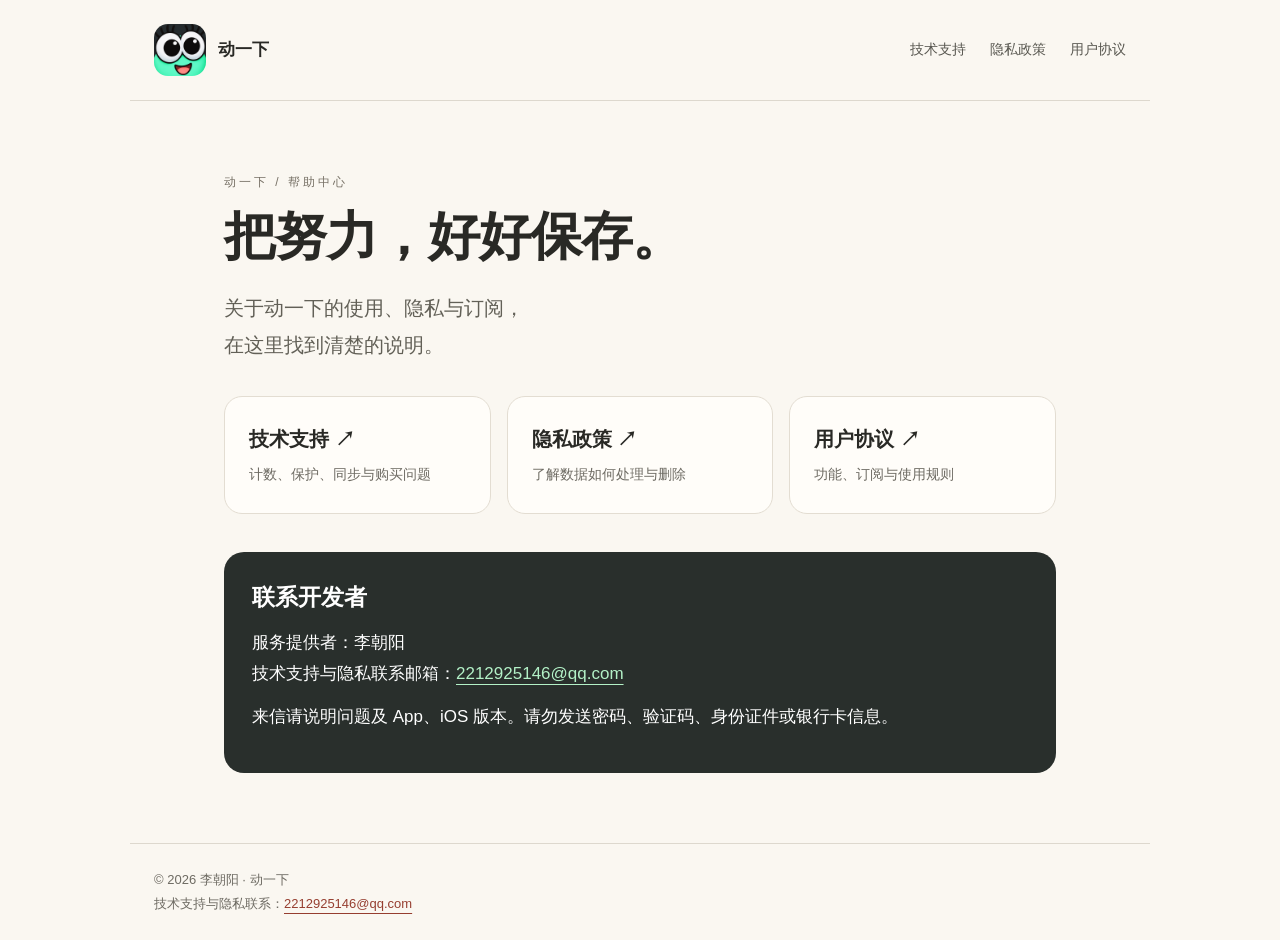
<file: index.html>
<!doctype html><html lang="zh-CN"><head><meta charset="utf-8"><meta name="viewport" content="width=device-width,initial-scale=1"><meta name="description" content="动一下 App 的支持与隐私，服务提供者李朝阳。"><title>支持与隐私 · 动一下</title><link rel="icon" href="icon.png"><link rel="stylesheet" href="style.css"></head><body><header><a class="brand" href="index.html"><img src="icon.png" alt="动一下青蛙图标">动一下</a><nav aria-label="页面导航"><a href="support.html">技术支持</a><a href="privacy.html">隐私政策</a><a href="terms.html">用户协议</a></nav></header><main><p class="eyebrow">动一下 / 帮助中心</p><h1>把努力，好好保存。</h1><p class="intro">关于动一下的使用、隐私与订阅，<br>在这里找到清楚的说明。</p><div class="grid"><a class="card" href="support.html"><b>技术支持 ↗</b><span>计数、保护、同步与购买问题</span></a><a class="card" href="privacy.html"><b>隐私政策 ↗</b><span>了解数据如何处理与删除</span></a><a class="card" href="terms.html"><b>用户协议 ↗</b><span>功能、订阅与使用规则</span></a></div><section class="contact"><h2 style="margin-top:0">联系开发者</h2><p>服务提供者：李朝阳<br>技术支持与隐私联系邮箱：<a href="mailto:2212925146@qq.com">2212925146@qq.com</a></p><p>来信请说明问题及 App、iOS 版本。请勿发送密码、验证码、身份证件或银行卡信息。</p></section></main><footer>© 2026 李朝阳 · 动一下 <br>技术支持与隐私联系：<a href="mailto:2212925146@qq.com">2212925146@qq.com</a></footer></body></html>
</file>
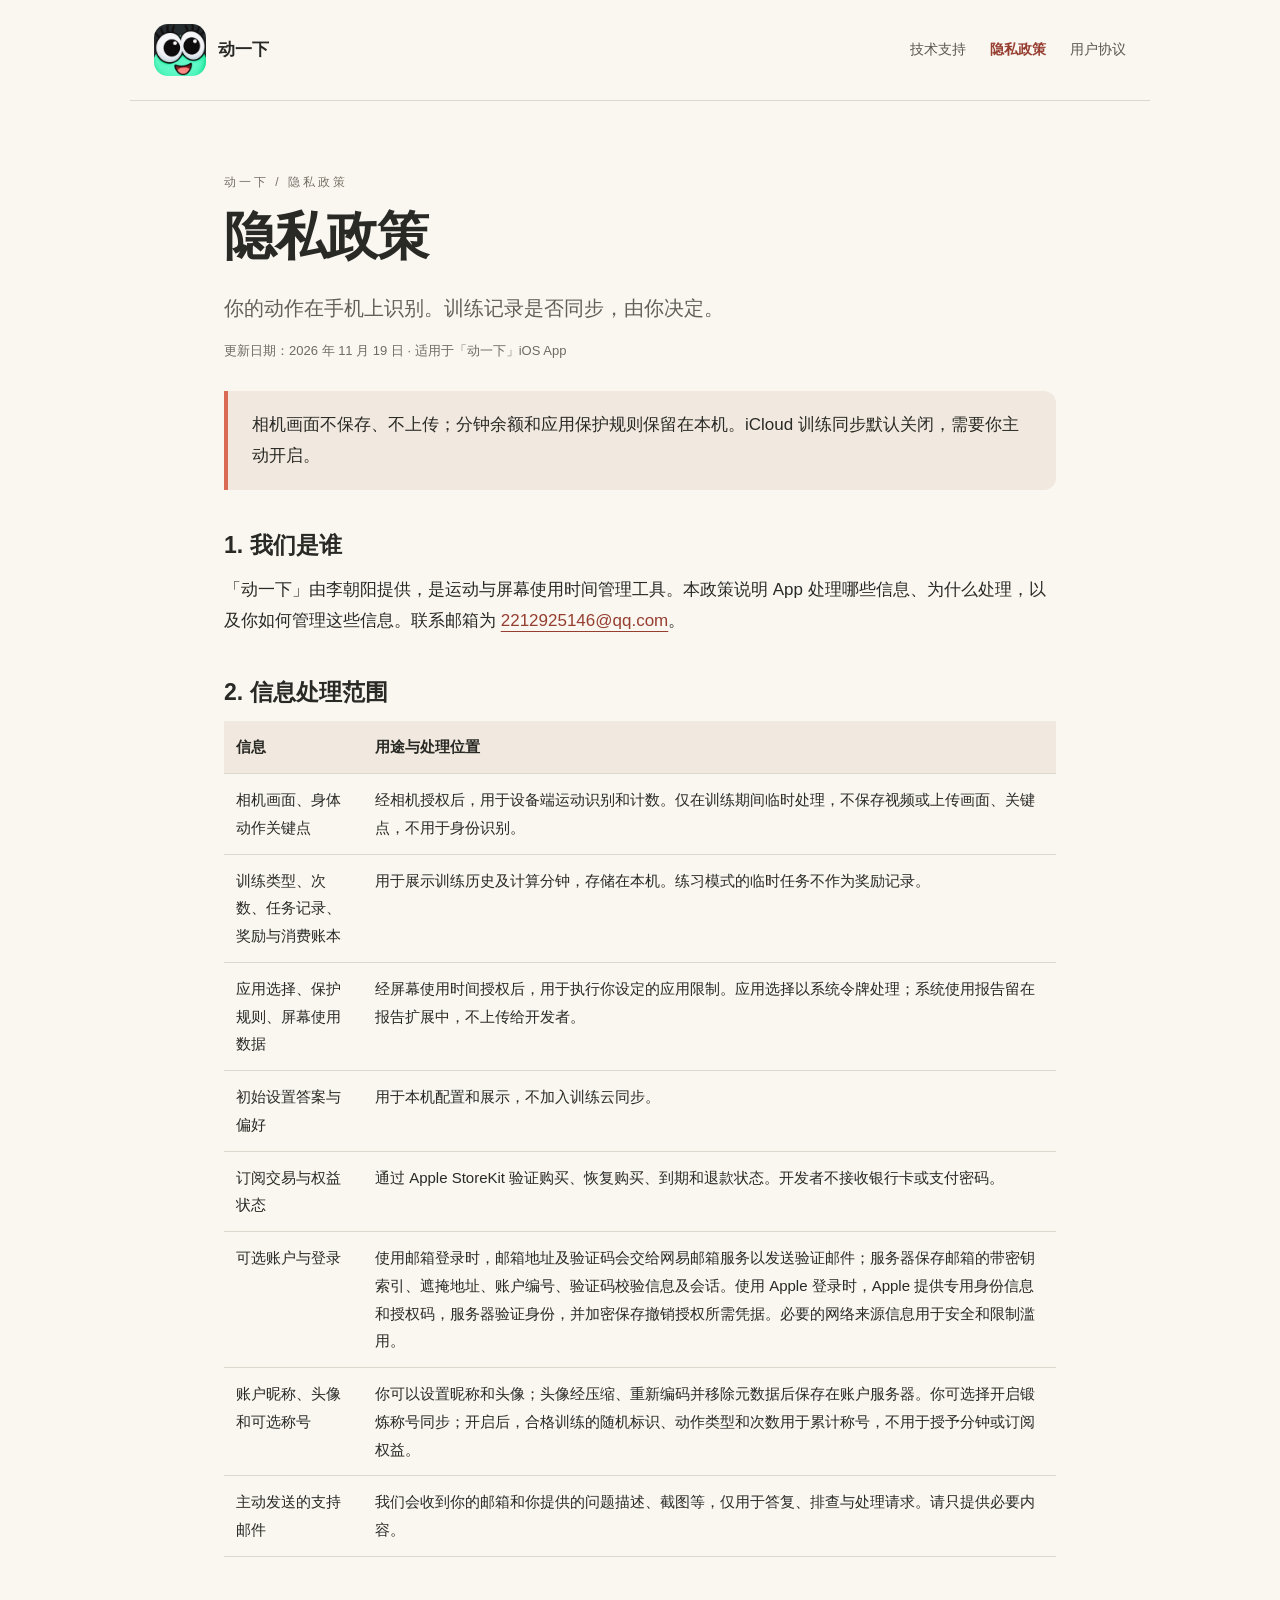
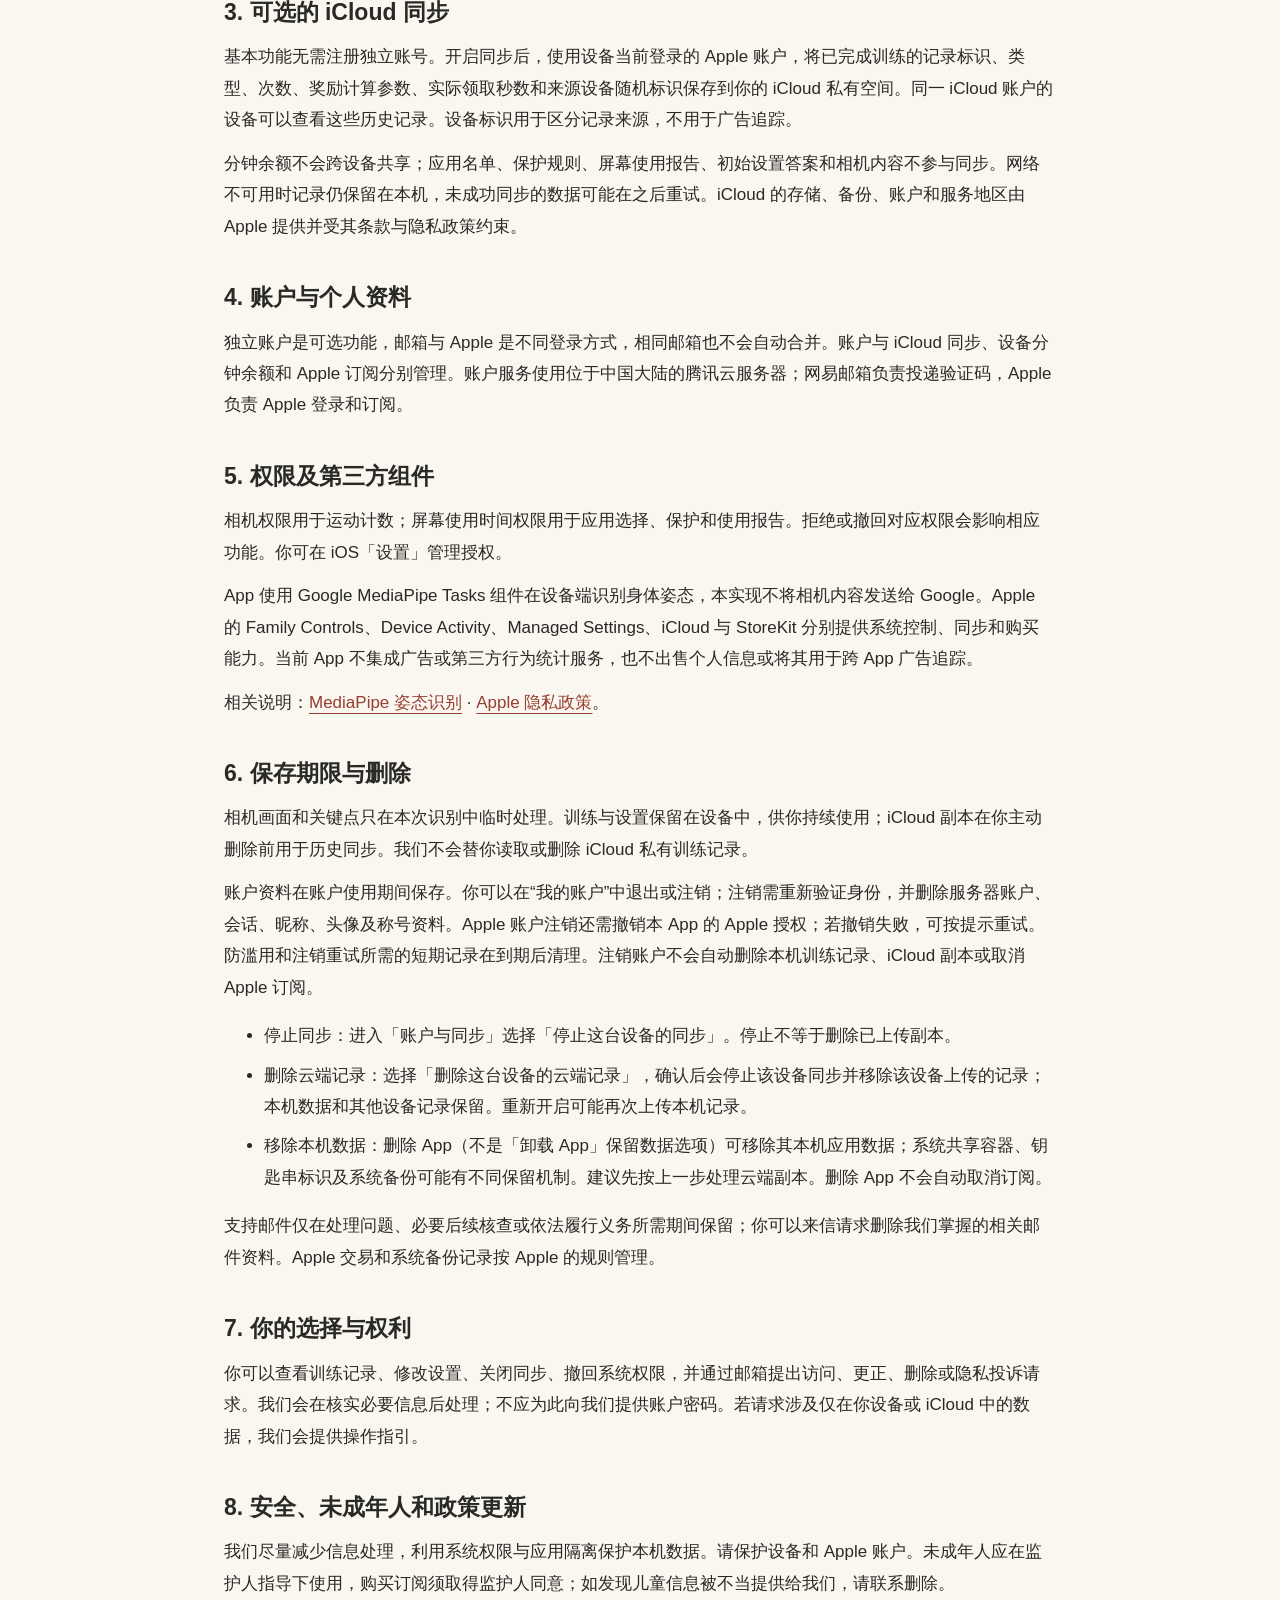
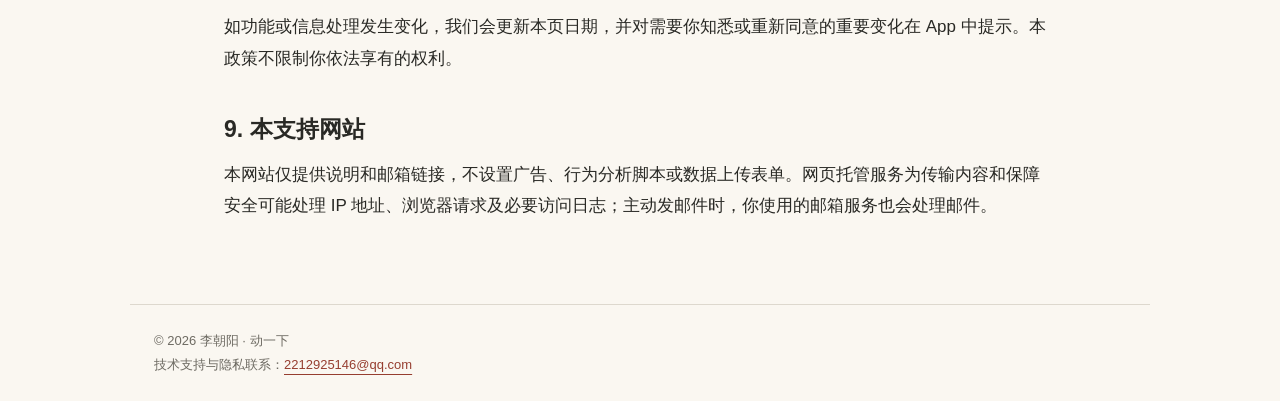
<file: privacy.html>
<!doctype html><html lang="zh-CN"><head><meta charset="utf-8"><meta name="viewport" content="width=device-width,initial-scale=1"><meta name="description" content="动一下 App 的隐私政策，服务提供者李朝阳。"><title>隐私政策 · 动一下</title><link rel="icon" href="icon.png"><link rel="stylesheet" href="style.css"></head><body><header><a class="brand" href="index.html"><img src="icon.png" alt="动一下青蛙图标">动一下</a><nav aria-label="页面导航"><a href="support.html">技术支持</a><a href="privacy.html" aria-current="page">隐私政策</a><a href="terms.html">用户协议</a></nav></header><main><p class="eyebrow">动一下 / 隐私政策</p><h1>隐私政策</h1><p class="intro">你的动作在手机上识别。训练记录是否同步，由你决定。</p><p class="meta">更新日期：2026 年 11 月 19 日 · 适用于「动一下」iOS App</p><div class="note">相机画面不保存、不上传；分钟余额和应用保护规则保留在本机。iCloud 训练同步默认关闭，需要你主动开启。</div>
<h2>1. 我们是谁</h2><p>「动一下」由李朝阳提供，是运动与屏幕使用时间管理工具。本政策说明 App 处理哪些信息、为什么处理，以及你如何管理这些信息。联系邮箱为 <a href="mailto:2212925146@qq.com">2212925146@qq.com</a>。</p>
<h2>2. 信息处理范围</h2><table><thead><tr><th>信息</th><th>用途与处理位置</th></tr></thead><tbody><tr><td>相机画面、身体动作关键点</td><td>经相机授权后，用于设备端运动识别和计数。仅在训练期间临时处理，不保存视频或上传画面、关键点，不用于身份识别。</td></tr><tr><td>训练类型、次数、任务记录、奖励与消费账本</td><td>用于展示训练历史及计算分钟，存储在本机。练习模式的临时任务不作为奖励记录。</td></tr><tr><td>应用选择、保护规则、屏幕使用数据</td><td>经屏幕使用时间授权后，用于执行你设定的应用限制。应用选择以系统令牌处理；系统使用报告留在报告扩展中，不上传给开发者。</td></tr><tr><td>初始设置答案与偏好</td><td>用于本机配置和展示，不加入训练云同步。</td></tr><tr><td>订阅交易与权益状态</td><td>通过 Apple StoreKit 验证购买、恢复购买、到期和退款状态。开发者不接收银行卡或支付密码。</td></tr><tr><td>可选账户与登录</td><td>使用邮箱登录时，邮箱地址及验证码会交给网易邮箱服务以发送验证邮件；服务器保存邮箱的带密钥索引、遮掩地址、账户编号、验证码校验信息及会话。使用 Apple 登录时，Apple 提供专用身份信息和授权码，服务器验证身份，并加密保存撤销授权所需凭据。必要的网络来源信息用于安全和限制滥用。</td></tr><tr><td>账户昵称、头像和可选称号</td><td>你可以设置昵称和头像；头像经压缩、重新编码并移除元数据后保存在账户服务器。你可选择开启锻炼称号同步；开启后，合格训练的随机标识、动作类型和次数用于累计称号，不用于授予分钟或订阅权益。</td></tr><tr><td>主动发送的支持邮件</td><td>我们会收到你的邮箱和你提供的问题描述、截图等，仅用于答复、排查与处理请求。请只提供必要内容。</td></tr></tbody></table>
<h2>3. 可选的 iCloud 同步</h2><p>基本功能无需注册独立账号。开启同步后，使用设备当前登录的 Apple 账户，将已完成训练的记录标识、类型、次数、奖励计算参数、实际领取秒数和来源设备随机标识保存到你的 iCloud 私有空间。同一 iCloud 账户的设备可以查看这些历史记录。设备标识用于区分记录来源，不用于广告追踪。</p><p>分钟余额不会跨设备共享；应用名单、保护规则、屏幕使用报告、初始设置答案和相机内容不参与同步。网络不可用时记录仍保留在本机，未成功同步的数据可能在之后重试。iCloud 的存储、备份、账户和服务地区由 Apple 提供并受其条款与隐私政策约束。</p>
<h2>4. 账户与个人资料</h2><p>独立账户是可选功能，邮箱与 Apple 是不同登录方式，相同邮箱也不会自动合并。账户与 iCloud 同步、设备分钟余额和 Apple 订阅分别管理。账户服务使用位于中国大陆的腾讯云服务器；网易邮箱负责投递验证码，Apple 负责 Apple 登录和订阅。</p><h2>5. 权限及第三方组件</h2><p>相机权限用于运动计数；屏幕使用时间权限用于应用选择、保护和使用报告。拒绝或撤回对应权限会影响相应功能。你可在 iOS「设置」管理授权。</p><p>App 使用 Google MediaPipe Tasks 组件在设备端识别身体姿态，本实现不将相机内容发送给 Google。Apple 的 Family Controls、Device Activity、Managed Settings、iCloud 与 StoreKit 分别提供系统控制、同步和购买能力。当前 App 不集成广告或第三方行为统计服务，也不出售个人信息或将其用于跨 App 广告追踪。</p><p>相关说明：<a href="https://ai.google.dev/edge/mediapipe/solutions/vision/pose_landmarker">MediaPipe 姿态识别</a> · <a href="https://www.apple.com/legal/privacy/">Apple 隐私政策</a>。</p>
<h2>6. 保存期限与删除</h2><p>相机画面和关键点只在本次识别中临时处理。训练与设置保留在设备中，供你持续使用；iCloud 副本在你主动删除前用于历史同步。我们不会替你读取或删除 iCloud 私有训练记录。</p><p>账户资料在账户使用期间保存。你可以在“我的账户”中退出或注销；注销需重新验证身份，并删除服务器账户、会话、昵称、头像及称号资料。Apple 账户注销还需撤销本 App 的 Apple 授权；若撤销失败，可按提示重试。防滥用和注销重试所需的短期记录在到期后清理。注销账户不会自动删除本机训练记录、iCloud 副本或取消 Apple 订阅。</p><ul><li>停止同步：进入「账户与同步」选择「停止这台设备的同步」。停止不等于删除已上传副本。</li><li>删除云端记录：选择「删除这台设备的云端记录」，确认后会停止该设备同步并移除该设备上传的记录；本机数据和其他设备记录保留。重新开启可能再次上传本机记录。</li><li>移除本机数据：删除 App（不是「卸载 App」保留数据选项）可移除其本机应用数据；系统共享容器、钥匙串标识及系统备份可能有不同保留机制。建议先按上一步处理云端副本。删除 App 不会自动取消订阅。</li></ul><p>支持邮件仅在处理问题、必要后续核查或依法履行义务所需期间保留；你可以来信请求删除我们掌握的相关邮件资料。Apple 交易和系统备份记录按 Apple 的规则管理。</p>
<h2>7. 你的选择与权利</h2><p>你可以查看训练记录、修改设置、关闭同步、撤回系统权限，并通过邮箱提出访问、更正、删除或隐私投诉请求。我们会在核实必要信息后处理；不应为此向我们提供账户密码。若请求涉及仅在你设备或 iCloud 中的数据，我们会提供操作指引。</p>
<h2>8. 安全、未成年人和政策更新</h2><p>我们尽量减少信息处理，利用系统权限与应用隔离保护本机数据。请保护设备和 Apple 账户。未成年人应在监护人指导下使用，购买订阅须取得监护人同意；如发现儿童信息被不当提供给我们，请联系删除。</p><p>如功能或信息处理发生变化，我们会更新本页日期，并对需要你知悉或重新同意的重要变化在 App 中提示。本政策不限制你依法享有的权利。</p>
<h2>9. 本支持网站</h2><p>本网站仅提供说明和邮箱链接，不设置广告、行为分析脚本或数据上传表单。网页托管服务为传输内容和保障安全可能处理 IP 地址、浏览器请求及必要访问日志；主动发邮件时，你使用的邮箱服务也会处理邮件。</p></main><footer>© 2026 李朝阳 · 动一下 <br>技术支持与隐私联系：<a href="mailto:2212925146@qq.com">2212925146@qq.com</a></footer></body></html>
</file>
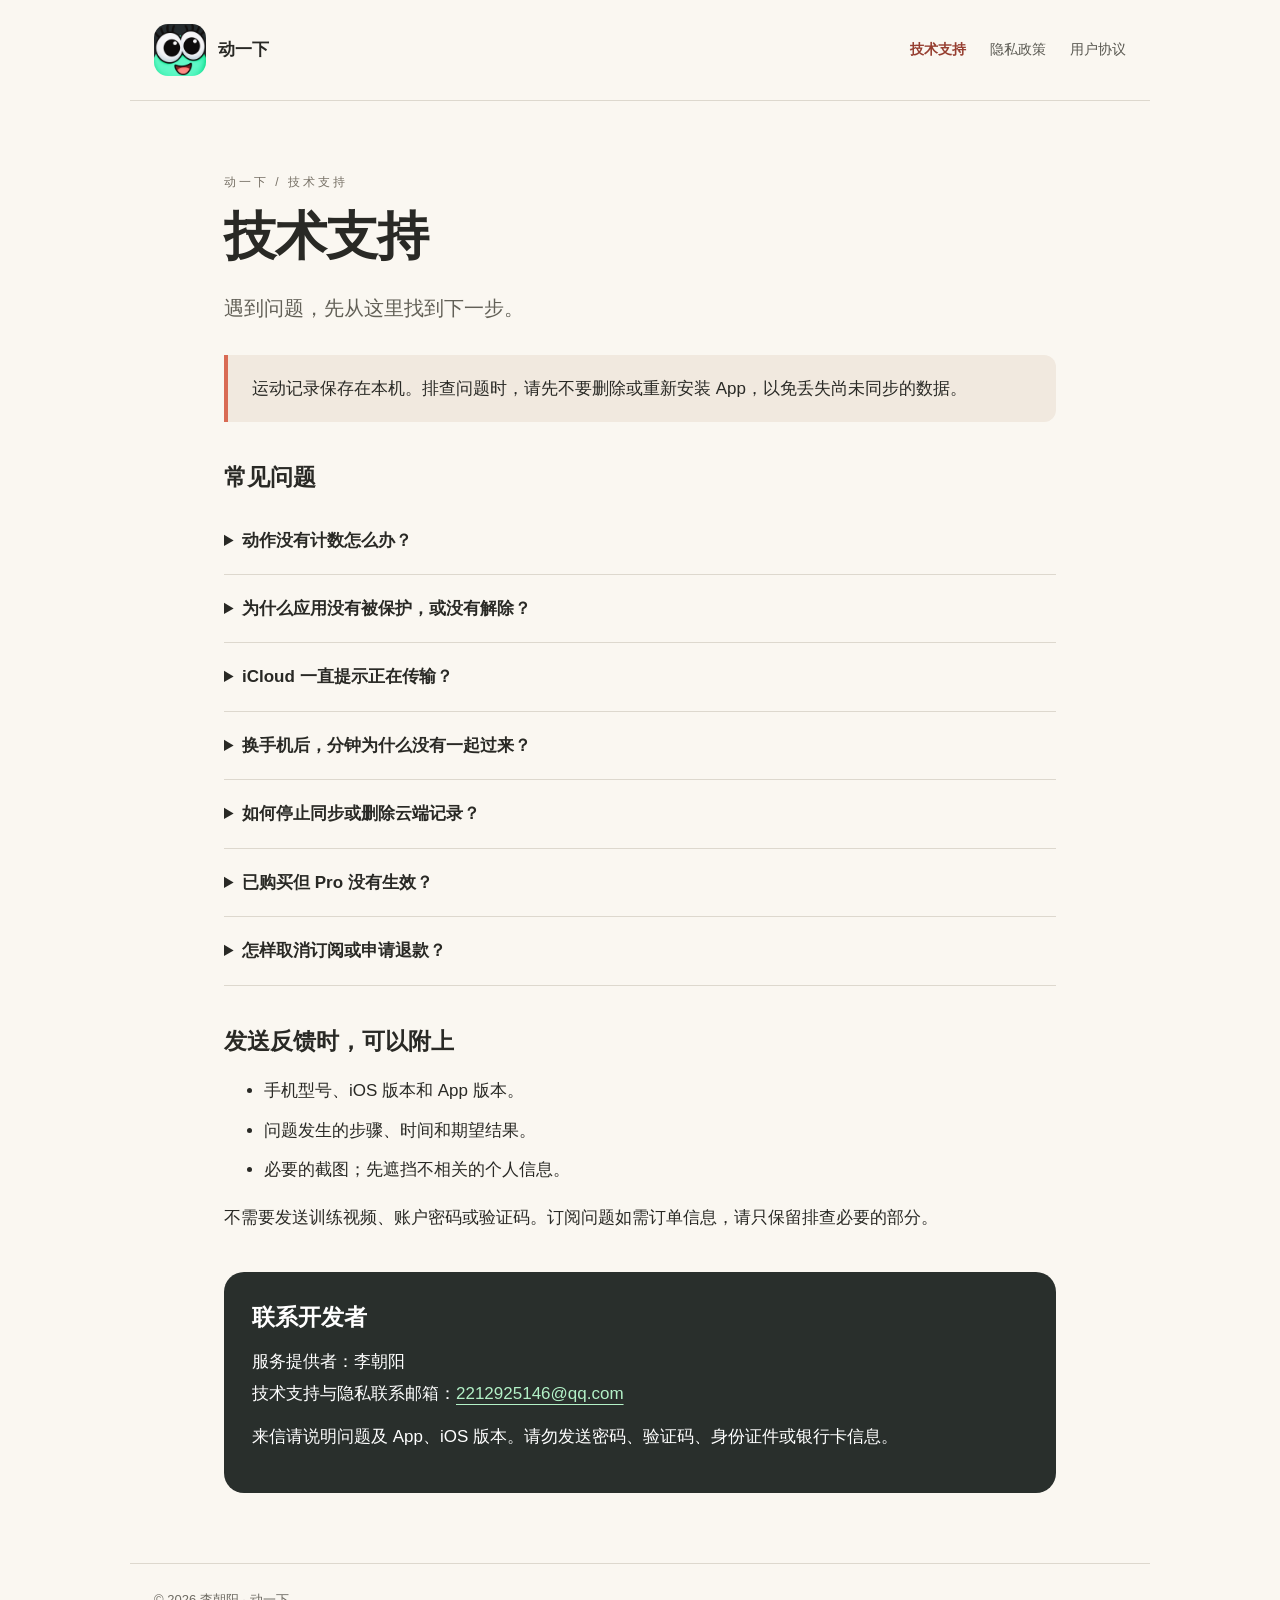
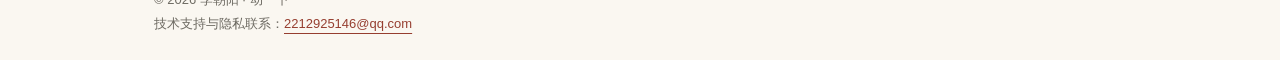
<file: support.html>
<!doctype html><html lang="zh-CN"><head><meta charset="utf-8"><meta name="viewport" content="width=device-width,initial-scale=1"><meta name="description" content="动一下 App 的技术支持，服务提供者李朝阳。"><title>技术支持 · 动一下</title><link rel="icon" href="icon.png"><link rel="stylesheet" href="style.css"></head><body><header><a class="brand" href="index.html"><img src="icon.png" alt="动一下青蛙图标">动一下</a><nav aria-label="页面导航"><a href="support.html" aria-current="page">技术支持</a><a href="privacy.html">隐私政策</a><a href="terms.html">用户协议</a></nav></header><main><p class="eyebrow">动一下 / 技术支持</p><h1>技术支持</h1><p class="intro">遇到问题，先从这里找到下一步。</p><div class="note">运动记录保存在本机。排查问题时，请先不要删除或重新安装 App，以免丢失尚未同步的数据。</div><h2>常见问题</h2><details><summary>动作没有计数怎么办？</summary><p>在 iPhone 设置中确认相机授权；让身体完整进入画面，增加照明并避免遮挡，按训练页提示调整距离。识别可能漏计，请以 App 实际计数为准。</p></details><details><summary>为什么应用没有被保护，或没有解除？</summary><p>检查屏幕使用时间授权和 App 内选择的应用、保护规则及分钟余额。返回 App 查看当前状态；若系统权限变化，按提示重新授权。仍有异常时，请把出现问题的时间、规则和 iOS 版本发给我们。</p></details><details><summary>iCloud 一直提示正在传输？</summary><p>确认设备已登录 Apple 账户，开启 iCloud 云盘，且网络与云空间可用。在「账户与同步」点击「立即同步」。传输可能延迟；未确认成功时请保留本机 App。</p></details><details><summary>换手机后，分钟为什么没有一起过来？</summary><p>iCloud 只同步完成的训练历史和实际到账记录。可用分钟、应用选择和保护规则按设备独立保存，云端记录不能再次领取奖励。</p></details><details><summary>如何停止同步或删除云端记录？</summary><p>进入「账户与同步」，选择「停止这台设备的同步」或「删除这台设备的云端记录」。后者保留本机数据及其他设备上传的记录；重新开启同步会再次上传。</p></details><details><summary>已购买但 Pro 没有生效？</summary><p>确认当前「媒体与购买项目」使用购买订阅的 Apple 账户，在 App 订阅页点击「恢复购买」，并检查系统订阅状态。待批准或未完成的交易不会立即授予权益。</p></details><details><summary>怎样取消订阅或申请退款？</summary><p>到 iPhone「设置 → Apple 账户 → 订阅」选择「动一下」并取消。免费试用建议至少提前 24 小时取消。删除 App 不会取消。退款请通过 Apple 的 reportaproblem.apple.com 申请。</p></details><h2>发送反馈时，可以附上</h2><ul><li>手机型号、iOS 版本和 App 版本。</li><li>问题发生的步骤、时间和期望结果。</li><li>必要的截图；先遮挡不相关的个人信息。</li></ul><p>不需要发送训练视频、账户密码或验证码。订阅问题如需订单信息，请只保留排查必要的部分。</p><section class="contact"><h2 style="margin-top:0">联系开发者</h2><p>服务提供者：李朝阳<br>技术支持与隐私联系邮箱：<a href="mailto:2212925146@qq.com">2212925146@qq.com</a></p><p>来信请说明问题及 App、iOS 版本。请勿发送密码、验证码、身份证件或银行卡信息。</p></section></main><footer>© 2026 李朝阳 · 动一下 <br>技术支持与隐私联系：<a href="mailto:2212925146@qq.com">2212925146@qq.com</a></footer></body></html>
</file>
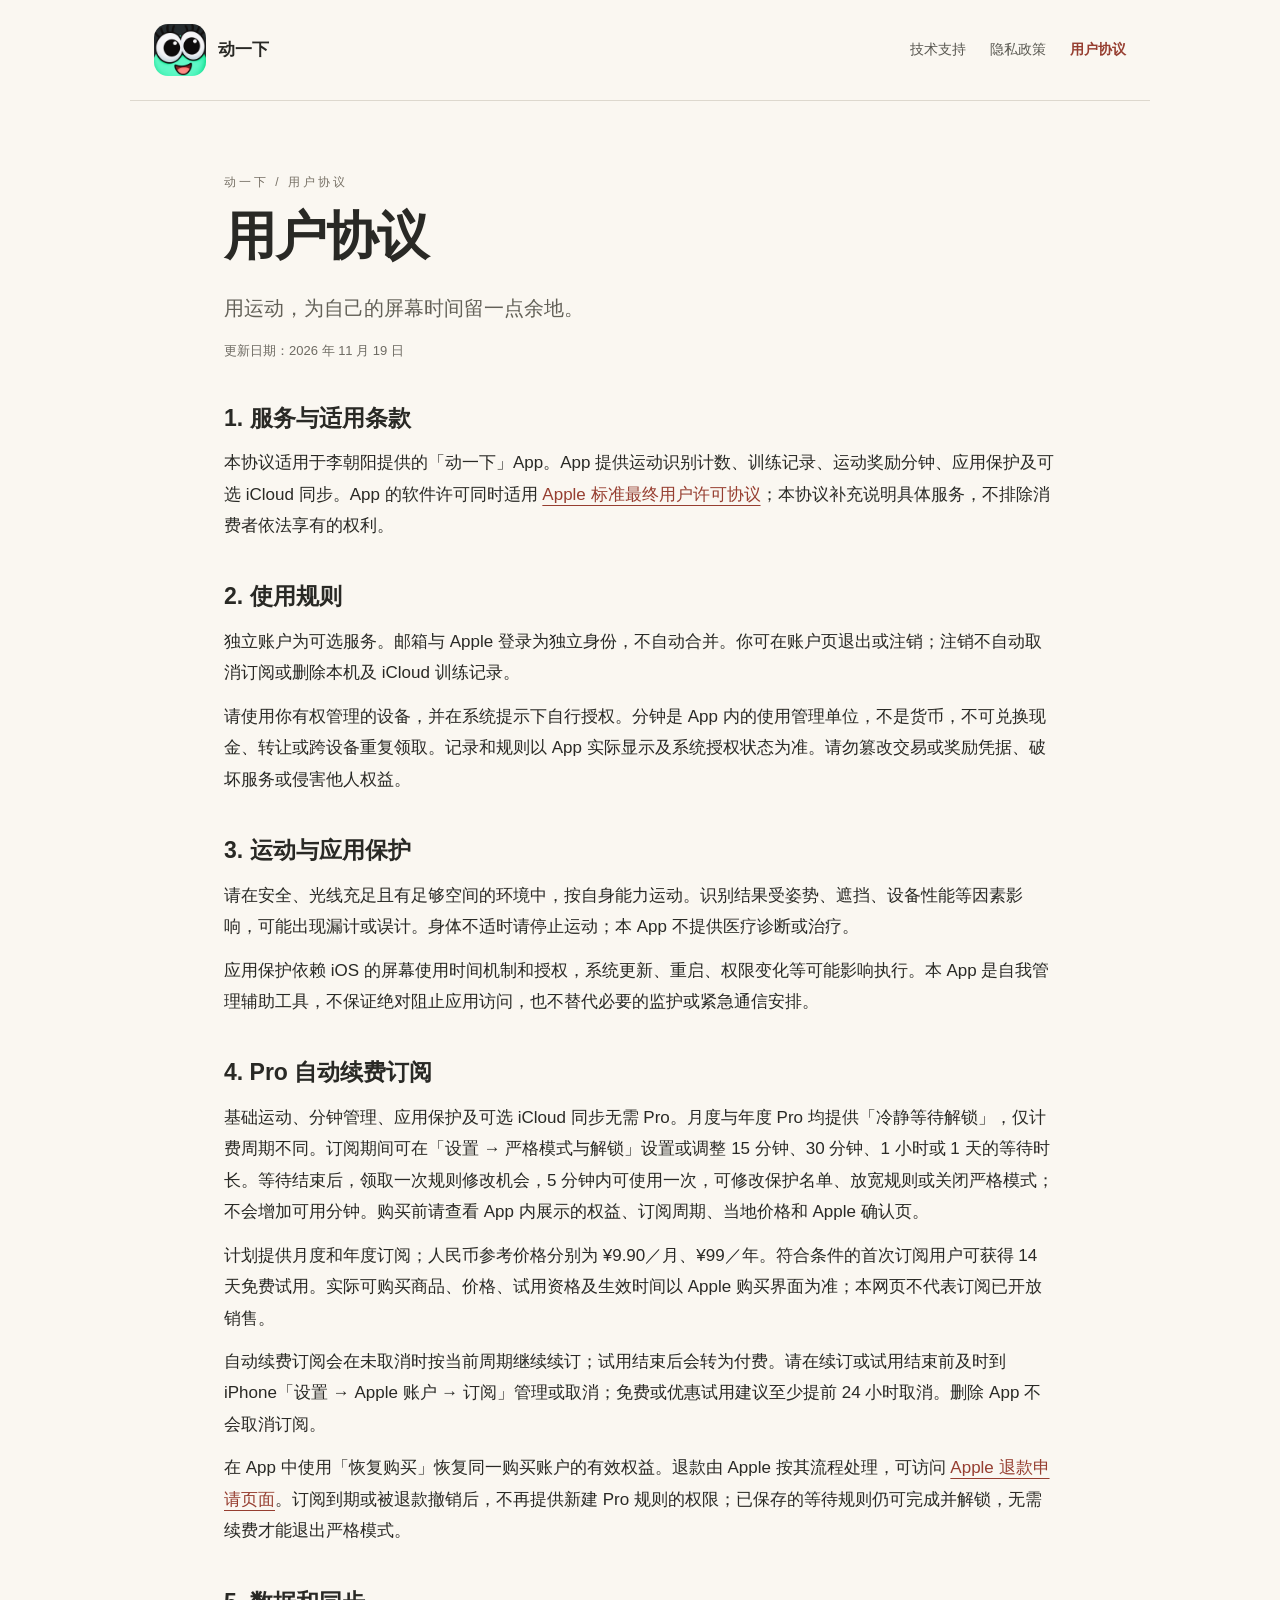
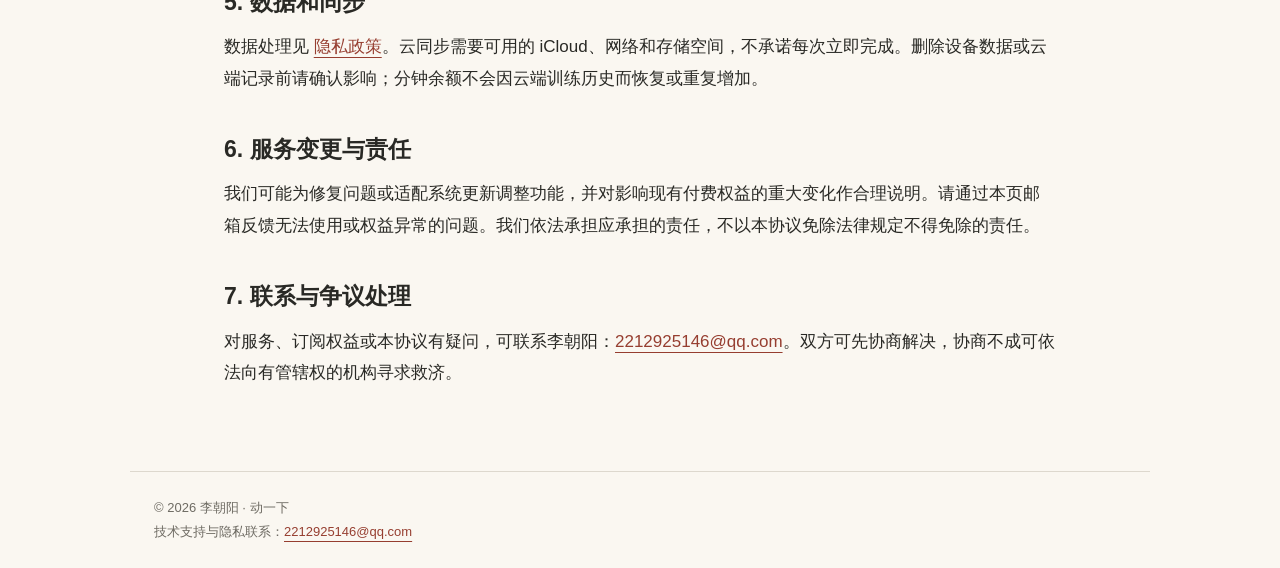
<file: terms.html>
<!doctype html><html lang="zh-CN"><head><meta charset="utf-8"><meta name="viewport" content="width=device-width,initial-scale=1"><meta name="description" content="动一下 App 的用户协议，服务提供者李朝阳。"><title>用户协议 · 动一下</title><link rel="icon" href="icon.png"><link rel="stylesheet" href="style.css"></head><body><header><a class="brand" href="index.html"><img src="icon.png" alt="动一下青蛙图标">动一下</a><nav aria-label="页面导航"><a href="support.html">技术支持</a><a href="privacy.html">隐私政策</a><a href="terms.html" aria-current="page">用户协议</a></nav></header><main><p class="eyebrow">动一下 / 用户协议</p><h1>用户协议</h1><p class="intro">用运动，为自己的屏幕时间留一点余地。</p><p class="meta">更新日期：2026 年 11 月 19 日</p><h2>1. 服务与适用条款</h2><p>本协议适用于李朝阳提供的「动一下」App。App 提供运动识别计数、训练记录、运动奖励分钟、应用保护及可选 iCloud 同步。App 的软件许可同时适用 <a href="https://www.apple.com/legal/internet-services/itunes/dev/stdeula/">Apple 标准最终用户许可协议</a>；本协议补充说明具体服务，不排除消费者依法享有的权利。</p><h2>2. 使用规则</h2><p>独立账户为可选服务。邮箱与 Apple 登录为独立身份，不自动合并。你可在账户页退出或注销；注销不自动取消订阅或删除本机及 iCloud 训练记录。</p><p>请使用你有权管理的设备，并在系统提示下自行授权。分钟是 App 内的使用管理单位，不是货币，不可兑换现金、转让或跨设备重复领取。记录和规则以 App 实际显示及系统授权状态为准。请勿篡改交易或奖励凭据、破坏服务或侵害他人权益。</p><h2>3. 运动与应用保护</h2><p>请在安全、光线充足且有足够空间的环境中，按自身能力运动。识别结果受姿势、遮挡、设备性能等因素影响，可能出现漏计或误计。身体不适时请停止运动；本 App 不提供医疗诊断或治疗。</p><p>应用保护依赖 iOS 的屏幕使用时间机制和授权，系统更新、重启、权限变化等可能影响执行。本 App 是自我管理辅助工具，不保证绝对阻止应用访问，也不替代必要的监护或紧急通信安排。</p><h2>4. Pro 自动续费订阅</h2><p>基础运动、分钟管理、应用保护及可选 iCloud 同步无需 Pro。月度与年度 Pro 均提供「冷静等待解锁」，仅计费周期不同。订阅期间可在「设置 → 严格模式与解锁」设置或调整 15 分钟、30 分钟、1 小时或 1 天的等待时长。等待结束后，领取一次规则修改机会，5 分钟内可使用一次，可修改保护名单、放宽规则或关闭严格模式；不会增加可用分钟。购买前请查看 App 内展示的权益、订阅周期、当地价格和 Apple 确认页。</p><p>计划提供月度和年度订阅；人民币参考价格分别为 ¥9.90／月、¥99／年。符合条件的首次订阅用户可获得 14 天免费试用。实际可购买商品、价格、试用资格及生效时间以 Apple 购买界面为准；本网页不代表订阅已开放销售。</p><p>自动续费订阅会在未取消时按当前周期继续续订；试用结束后会转为付费。请在续订或试用结束前及时到 iPhone「设置 → Apple 账户 → 订阅」管理或取消；免费或优惠试用建议至少提前 24 小时取消。删除 App 不会取消订阅。</p><p>在 App 中使用「恢复购买」恢复同一购买账户的有效权益。退款由 Apple 按其流程处理，可访问 <a href="https://reportaproblem.apple.com/">Apple 退款申请页面</a>。订阅到期或被退款撤销后，不再提供新建 Pro 规则的权限；已保存的等待规则仍可完成并解锁，无需续费才能退出严格模式。</p><h2>5. 数据和同步</h2><p>数据处理见 <a href="privacy.html">隐私政策</a>。云同步需要可用的 iCloud、网络和存储空间，不承诺每次立即完成。删除设备数据或云端记录前请确认影响；分钟余额不会因云端训练历史而恢复或重复增加。</p><h2>6. 服务变更与责任</h2><p>我们可能为修复问题或适配系统更新调整功能，并对影响现有付费权益的重大变化作合理说明。请通过本页邮箱反馈无法使用或权益异常的问题。我们依法承担应承担的责任，不以本协议免除法律规定不得免除的责任。</p><h2>7. 联系与争议处理</h2><p>对服务、订阅权益或本协议有疑问，可联系李朝阳：<a href="mailto:2212925146@qq.com">2212925146@qq.com</a>。双方可先协商解决，协商不成可依法向有管辖权的机构寻求救济。</p></main><footer>© 2026 李朝阳 · 动一下 <br>技术支持与隐私联系：<a href="mailto:2212925146@qq.com">2212925146@qq.com</a></footer></body></html>
</file>
<file: style.css>
*{box-sizing:border-box}body{margin:0;background:#faf7f1;color:#292925;font:17px/1.85 -apple-system,BlinkMacSystemFont,"PingFang SC","Microsoft YaHei",sans-serif}a{color:#963e30;text-underline-offset:5px}header,main,footer{max-width:1020px;margin:auto;padding:24px}header{display:flex;align-items:center;justify-content:space-between;border-bottom:1px solid #ddd8ce;gap:22px}.brand{display:flex;align-items:center;gap:12px;text-decoration:none;color:inherit;font-weight:750}.brand img{width:52px;height:52px;border-radius:14px}nav{display:flex;gap:24px;flex-wrap:wrap}nav a{font-size:14px;color:#595851;text-decoration:none}nav a[aria-current]{color:#963e30;font-weight:700}main{padding-top:58px;padding-bottom:70px;max-width:880px}.eyebrow{letter-spacing:3px;font-size:12px;color:#777166}h1{font-size:clamp(32px,6vw,52px);line-height:1.2;margin:12px 0 22px;letter-spacing:-1px}h2{font-size:23px;line-height:1.5;margin:38px 0 12px}p{margin:12px 0}.intro{font-size:20px;color:#626057}.note{border-left:4px solid #d96b54;background:#f1e9df;padding:18px 24px;border-radius:0 12px 12px 0;margin:28px 0}.meta,footer{font-size:13px;color:#6e6b63}.grid{display:grid;grid-template-columns:repeat(3,1fr);gap:16px;margin:32px 0}.card{display:block;padding:24px;background:#fffdf9;border:1px solid #e3ddd2;border-radius:18px;text-decoration:none;color:inherit}.card b{display:block;font-size:20px}.card span{font-size:14px;color:#6e6b63}.contact{padding:28px;background:#292f2c;color:#fff;border-radius:20px;margin-top:38px}.contact a{color:#b3f1c7;overflow-wrap:anywhere}details{border-bottom:1px solid #ddd8ce;padding:18px 0}summary{cursor:pointer;font-weight:650}li{margin:8px 0}footer{border-top:1px solid #ddd8ce}table{width:100%;border-collapse:collapse;font-size:15px}td,th{padding:12px;text-align:left;border-bottom:1px solid #ddd8ce;vertical-align:top}th{background:#f1e9df}a:focus-visible,summary:focus-visible{outline:3px solid #c55a43;outline-offset:5px}@media(max-width:600px){header{align-items:flex-start;flex-direction:column;padding:18px 22px}nav{gap:20px}main{padding:35px 22px 48px}.grid{grid-template-columns:1fr}table{font-size:13px}td,th{padding:8px}.contact{padding:22px}}
</file>
